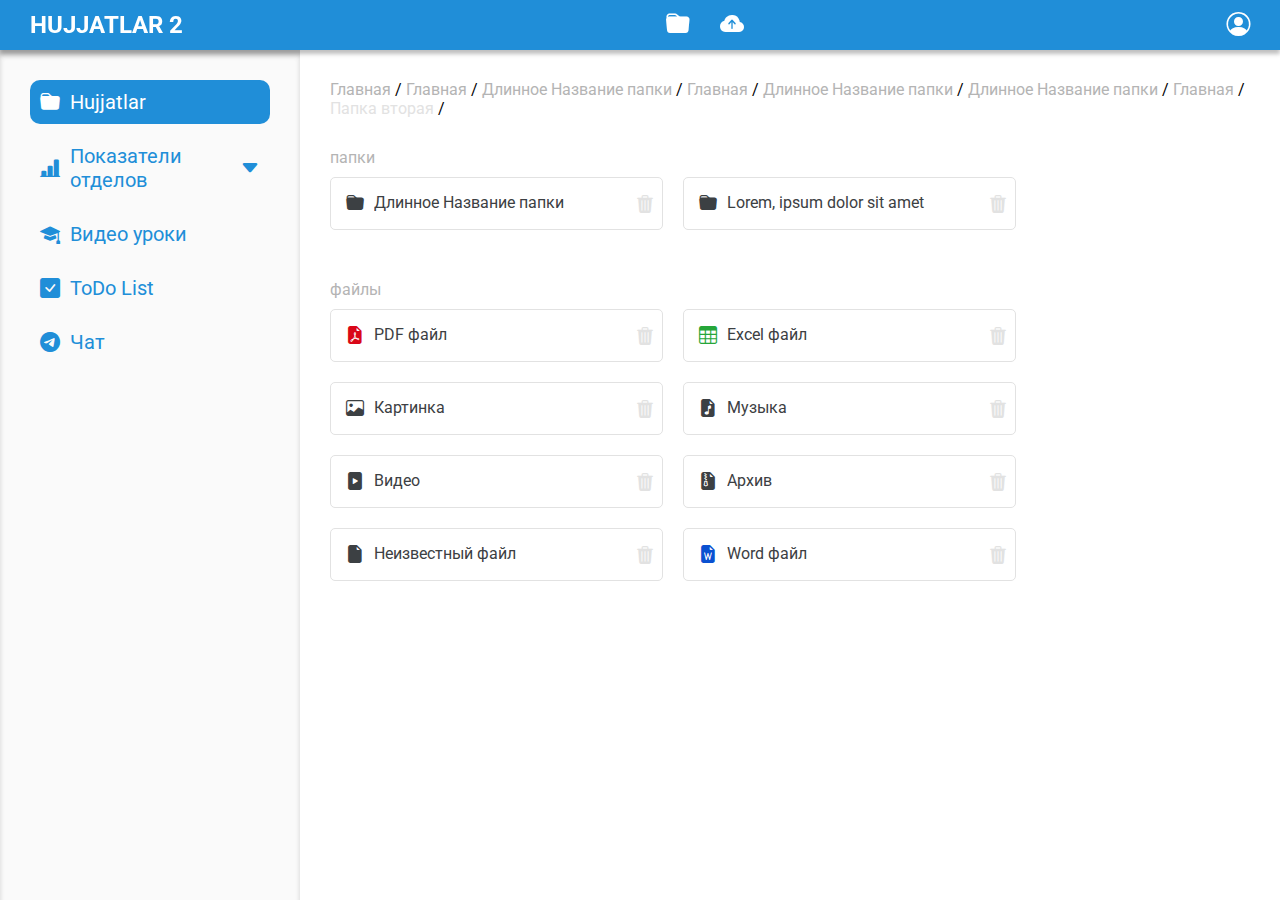
<file: index.html>
<!DOCTYPE html>
<html lang="en">

<head>
    <meta charset="UTF-8">
    <meta http-equiv="X-UA-Compatible" content="IE=edge">
    <meta name="viewport" content="width=device-width, initial-scale=1.0">
    <title>Hujjatlar2</title>
    <link href='https://fonts.googleapis.com/css?family=Roboto' rel='stylesheet'>
    <link rel="stylesheet" href="https://cdn.jsdelivr.net/npm/bootstrap-icons@1.9.1/font/bootstrap-icons.css">
    <link rel="stylesheet" href="css/reset.css">
    <link rel="stylesheet" href="css/main.css">
</head>

<body class="wrapper">
    <header class="header">
        <div class="header__container container">
            <div class="header__logo logo">
                <a class="logo__text" href="/">Hujjatlar 2</a>
            </div>


            <div class="header__tools tools">
                <a href="#popup__folder" class="tools__link popup-link">
                    <i class="bi bi-folder-fill"></i>
                </a>
                <a href="#upload__file" class="tools__link popup-link">
                    <i class="bi bi-cloud-arrow-up-fill"></i>
                </a>
            </div>


            <div class="header__profile">
                <a href="#login" class="tools__link popup-link">
                    <i class="bi bi-person-circle"></i>
                </a>
            </div>
        </div>
    </header>

    
    <div class="sedebarMain__container">
        <section class="sidebar">
            <div class="sidebar__container container">
                <div class="sidebar__list"  id="menu-act">
                    <a href="index.html" class="sidebar__item sidebar__item-active">
                        <i class="bi bi-folder-fill"></i>
                        Hujjatlar
                    </a>
                    <details class="sidebar__details">
                        <summary class="sidebar__item">
                            <i class="bi bi-bar-chart-line-fill"></i>
                            Показатели отделов
                            <i class="bi bi-caret-down-fill"></i>
                        </summary>
                        <a href="finance.html" class="sidebar__item_element">Финансы</a>
                        <a href="export.html" class="sidebar__item_element">Экспорт</a>
                    </details>
                    <a href="videoCourses.html" class="sidebar__item">
                        <i class="bi bi-mortarboard-fill"></i>
                        Видео уроки
                    </a>
                    <a href="creating.html" class="sidebar__item">
                        <i class="bi bi-check-square-fill"></i>
                        ToDo List
                    </a>
                    <a href="creating.html" class="sidebar__item">
                        <i class="bi bi-telegram"></i>
                        Чат
                    </a>
                </div>
            </div>
        </section>
    
        <section class="main">
            <div class="main__container container">
                <div class="breadcrumbs">
                    <a href="#" class="breadcrumbs__item">Главная</a> / 
                    <a href="#" class="breadcrumbs__item">Главная</a> / 
                    <a href="#" class="breadcrumbs__item">Длинное Название папки</a> / 
                    <a href="#" class="breadcrumbs__item">Главная</a> / 
                    <a href="#" class="breadcrumbs__item">Длинное Название папки</a> / 
                    <a href="#" class="breadcrumbs__item">Длинное Название папки</a> / 
                    <a href="#" class="breadcrumbs__item">Главная</a> / 
                    <a href="#" class="breadcrumbs__item breadcrumbs__item-active">Папка вторая</a> / 
                </div>
                <h2 class="main__subtitle">
                    папки
                </h2>
                <div class="folder__list">
                    <div class="folder__item">
                        <a href="" class="folder__link"  title="Длинное Название папки">
                            <i class="bi bi-folder-fill"></i>
                            <p class="folder__name">Длинное Название папки</p>
                        </a>
                        <a href="#" class="folder__delete">
                            <i class="bi bi-trash3-fill"></i>
                        </a>
                    </div>
                    <div class="folder__item">
                        <a href="/" class="folder__link"  title="Lorem, ipsum dolor sit amet consectetur adipisicing elit. Et, beatae!">
                            <i class="bi bi-folder-fill"></i>
                            <p class="folder__name">Lorem, ipsum dolor sit amet consectetur adipisicing elit. Et, beatae!</p>
                        </a>
                        <a href="#" class="folder__delete">
                            <i class="bi bi-trash3-fill"></i>
                        </a>
                    </div>
                </div>

                <h2 class="main__subtitle">
                    файлы
                </h2>
                <div class="folder__list">
                    <div class="folder__item">
                        <a href="" class="folder__link" title="PDF файл">
                            <i class="bi bi-file-earmark-pdf-fill pdf__icon"></i>
                            <p class="folder__name">PDF файл</p>
                        </a>
                        <a href="#" class="folder__delete">
                            <i class="bi bi-trash3-fill"></i>
                        </a>
                    </div>
                    <div class="folder__item">
                        <a href="" class="folder__link"  title="Excel файл">
                            <i class="bi bi-table excel__icon"></i>
                            <p class="folder__name">Excel файл</p>
                        </a>
                        <a href="#" class="folder__delete">
                            <i class="bi bi-trash3-fill"></i>
                        </a>
                    </div>
                    <div class="folder__item">
                        <a href="" class="folder__link"  title="Картинка">
                            <i class="bi bi-image"></i>
                            <p class="folder__name">Картинка</p>
                        </a>
                        <a href="#" class="folder__delete">
                            <i class="bi bi-trash3-fill"></i>
                        </a>
                    </div>
                    <div class="folder__item">
                        <a href="" class="folder__link"  title="Музыка">
                            <i class="bi bi-file-earmark-music-fill"></i>
                            <p class="folder__name">Музыка</p>
                        </a>
                        <a href="#" class="folder__delete">
                            <i class="bi bi-trash3-fill"></i>
                        </a>
                    </div>
                    <div class="folder__item">
                        <a href="" class="folder__link"  title="Видео">
                            <i class="bi bi-file-play-fill"></i>
                            <p class="folder__name">Видео</p>
                        </a>
                        <a href="#" class="folder__delete">
                            <i class="bi bi-trash3-fill"></i>
                        </a>
                    </div>
                    <div class="folder__item">
                        <a href="" class="folder__link"  title="Архив">
                            <i class="bi bi-file-earmark-zip-fill"></i>
                            <p class="folder__name">Архив</p>
                        </a>
                        <a href="#" class="folder__delete">
                            <i class="bi bi-trash3-fill"></i>
                        </a>
                    </div>
                    <div class="folder__item">
                        <a href="" class="folder__link"  title="Неизвестный файл">
                            <i class="bi bi-file-earmark-fill"></i>
                            <p class="folder__name">Неизвестный файл</p>
                        </a>
                        <a href="#" class="folder__delete">
                            <i class="bi bi-trash3-fill"></i>
                        </a>
                    </div>
                    <div class="folder__item">
                        <a href="" class="folder__link"  title="Word файл">
                            <i class="bi bi-file-earmark-word-fill word__icon"></i>
                            <p class="folder__name">Word файл</p>
                        </a>
                        <a href="#" class="folder__delete">
                            <i class="bi bi-trash3-fill"></i>
                        </a>
                    </div>
                </div>
            </div>
        </section>
    </div>




    <!-- Модальные окна -->
    <div id="popup__folder" class="popup-create-folder popup">
        <div class="popup-create-folder__body popup__body">
            <div class="popup-create-folder__content popup__content">
                <a href="#">
                    <div class="popup_close close__popup"></div>
                </a>
                <div class="popup__title">Создать папку</div>
                <form method="POST" class="form popup__form">
                    <input type="text" class="popup__input" placeholder="Название папки" required>
                    <button class="popup__button button">Создать папку</button>
                </form>
            </div>
        </div>
    </div>

    <div id="upload__file" class="popup-upload-file popup">
        <div class="popup-create-folder__body popup__body">
            <div class="popup-create-folder__content popup__content">
                <a href="#">
                    <div class="popup_close close__popup"></div>
                </a>
                <div class="popup__title">Загрузить документ</div>
                <form method="POST"  class="form popup__form" enctype="multipart/form-data">
                    <input type="file" class="popup__input" placeholder="Название папки" required>
                    <button type="submit" class="popup__button button">Загрузить</button>
                </form>
            </div>
        </div>
    </div>

    <div id="login" class="popup-create-folder popup">
        <div class="popup-create-folder__body popup__body">
            <div class="popup-create-folder__content popup__content">
                <a href="#">
                    <div class="popup_close close__popup"></div>
                </a>
                <div class="popup__title">Авторизация</div>
                <form method="POST" class="form popup__form">
                    <input type="text" class="popup__input" placeholder="Логин" required>
                    <input type="password" class="popup__input" placeholder="Пароль" required>
                    <button class="popup__button button">Авторизоваться</button>
                </form>
            </div>
        </div>
    </div>
    
    <script src="js/jcript.js"></script>
</body>
</html>
</file>
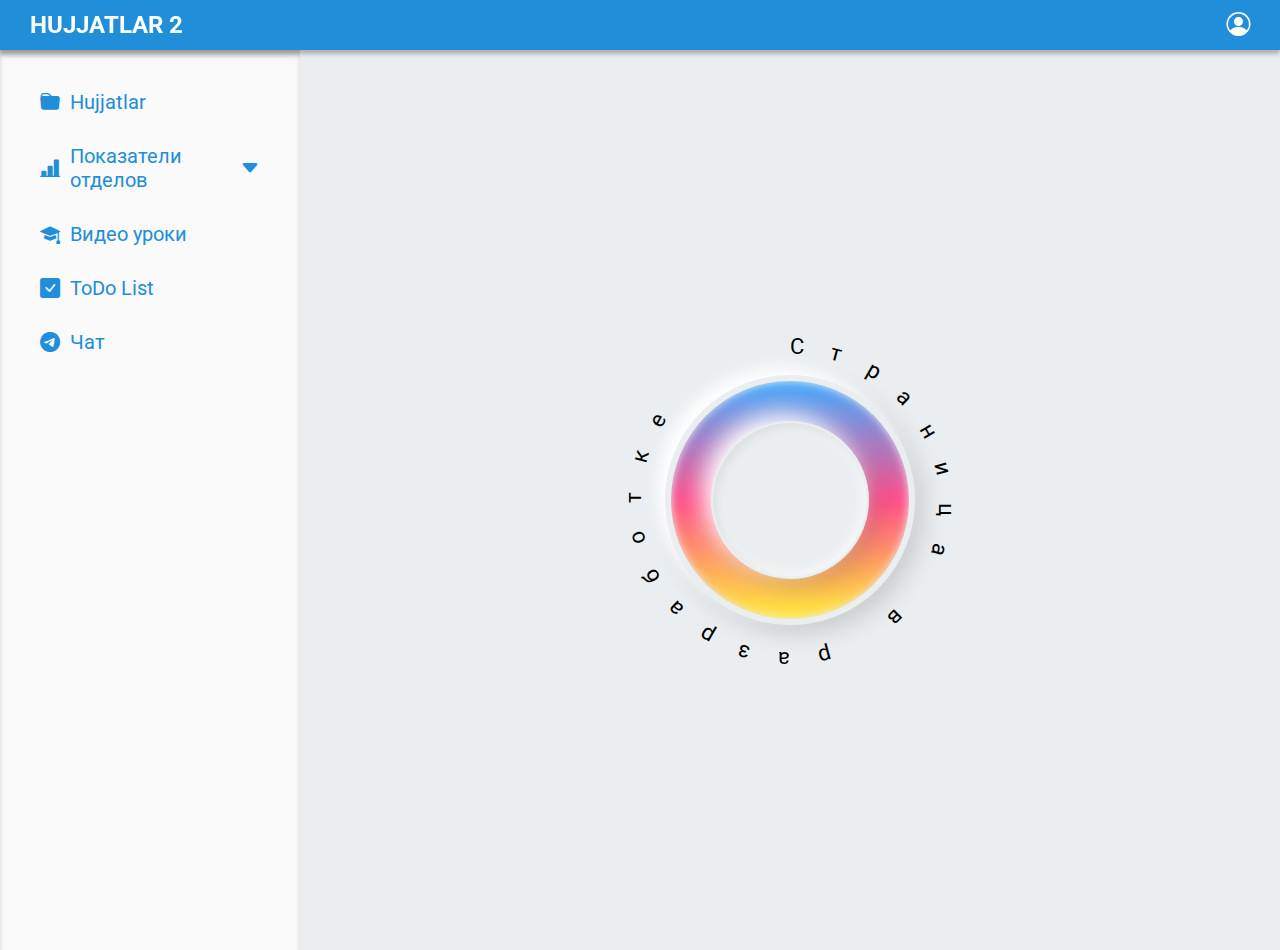
<file: creating.html>
<!DOCTYPE html>
<html lang="en">

<head>
    <meta charset="UTF-8">
    <meta http-equiv="X-UA-Compatible" content="IE=edge">
    <meta name="viewport" content="width=device-width, initial-scale=1.0">
    <title>Hujjatlar2</title>
    <link href='https://fonts.googleapis.com/css?family=Roboto' rel='stylesheet'>
    <link rel="stylesheet" href="https://cdn.jsdelivr.net/npm/bootstrap-icons@1.9.1/font/bootstrap-icons.css">
    <link rel="stylesheet" href="css/reset.css">
    <link rel="stylesheet" href="css/main.css">
</head>

<body class="wrapper">
    <header class="header">
        <div class="header__container container">
            <div class="header__logo logo">
                <a class="logo__text" href="/">Hujjatlar 2</a>
            </div>

            <div class="header__profile">
                <a href="#login" class="tools__link popup-link">
                    <i class="bi bi-person-circle"></i>
                </a>
            </div>
        </div>
    </header>

    
    <div class="sedebarMain__container">
        <section class="sidebar">
            <div class="sidebar__container container">
                <div class="sidebar__list">
                    <a href="index.html" class="sidebar__item">
                        <i class="bi bi-folder-fill"></i>
                        Hujjatlar
                    </a>
                    <details class="sidebar__details">
                        <summary class="sidebar__item">
                            <i class="bi bi-bar-chart-line-fill"></i>
                            Показатели отделов
                            <i class="bi bi-caret-down-fill"></i>
                        </summary>
                        <a href="finance.html" class="sidebar__item_element">Финансы</a>
                        <a href="export.html" class="sidebar__item_element">Экспорт</a>
                    </details>
                    <a href="videoCourses.html" class="sidebar__item">
                        <i class="bi bi-mortarboard-fill"></i>
                        Видео уроки
                    </a>
                    <a href="creating.html" class="sidebar__item">
                        <i class="bi bi-check-square-fill"></i>
                        ToDo List
                    </a>
                    <a href="creating.html" class="sidebar__item">
                        <i class="bi bi-telegram"></i>
                        Чат
                    </a>
                </div>
            </div>
        </section>
    
        <section class="main main__creating">
            <div class="creating__container container">
                <div class="loader">
                    <div class="loader__text">
                        <p>Страница в разработке</p>
                    </div>
                    <span><i></i></span>
                </div>
            </div>
        </section>
    </div>

    <!-- Модальные окна -->
    <div id="popup__folder" class="popup-create-folder popup">
        <div class="popup-create-folder__body popup__body">
            <div class="popup-create-folder__content popup__content">
                <a href="#">
                    <div class="popup_close close__popup"></div>
                </a>
                <div class="popup__title">Создать папку</div>
                <form method="POST" class="form popup__form">
                    <input type="text" class="popup__input" placeholder="Название папки" required>
                    <button class="popup__button button">Создать папку</button>
                </form>
            </div>
        </div>
    </div>

    <div id="upload__file" class="popup-upload-file popup">
        <div class="popup-create-folder__body popup__body">
            <div class="popup-create-folder__content popup__content">
                <a href="#">
                    <div class="popup_close close__popup"></div>
                </a>
                <div class="popup__title">Загрузить документ</div>
                <form method="POST"  class="form popup__form" enctype="multipart/form-data">
                    <input type="file" class="popup__input" placeholder="Название папки" required>
                    <button type="submit" class="popup__button button">Загрузить</button>
                </form>
            </div>
        </div>
    </div>

    <div id="login" class="popup-create-folder popup">
        <div class="popup-create-folder__body popup__body">
            <div class="popup-create-folder__content popup__content">
                <a href="#">
                    <div class="popup_close close__popup"></div>
                </a>
                <div class="popup__title">Авторизация</div>
                <form method="POST" class="form popup__form">
                    <input type="text" class="popup__input" placeholder="Логин" required>
                    <input type="password" class="popup__input" placeholder="Пароль" required>
                    <button class="popup__button button">Авторизоваться</button>
                </form>
            </div>
        </div>
    </div>


    <!-- Модальные окна -->
    <div id="popup__folder" class="popup-create-folder popup">
        <div class="popup-create-folder__body popup__body">
            <div class="popup-create-folder__content popup__content">
                <a href="#">
                    <div class="popup_close close__popup"></div>
                </a>
                <div class="popup__title">Создать папку</div>
                <form method="POST" class="form popup__form">
                    <input type="text" class="popup__input" placeholder="Название папки" required>
                    <button class="popup__button button">Создать папку</button>
                </form>
            </div>
        </div>
    </div>

    <div id="upload__file" class="popup-upload-file popup">
        <div class="popup-create-folder__body popup__body">
            <div class="popup-create-folder__content popup__content">
                <a href="#">
                    <div class="popup_close close__popup"></div>
                </a>
                <div class="popup__title">Загрузить документ</div>
                <form method="POST"  class="form popup__form" enctype="multipart/form-data">
                    <input type="file" class="popup__input" placeholder="Название папки" required>
                    <button type="submit" class="popup__button button">Загрузить</button>
                </form>
            </div>
        </div>
    </div>

    <div id="login" class="popup-create-folder popup">
        <div class="popup-create-folder__body popup__body">
            <div class="popup-create-folder__content popup__content">
                <a href="#">
                    <div class="popup_close close__popup"></div>
                </a>
                <div class="popup__title">Авторизация</div>
                <form method="POST" class="form popup__form">
                    <input type="text" class="popup__input" placeholder="Логин" required>
                    <input type="password" class="popup__input" placeholder="Пароль" required>
                    <button class="popup__button button">Авторизоваться</button>
                </form>
            </div>
        </div>
    </div>


    <script src="js/jcript.js"></script>
</body>
</html>
</file>
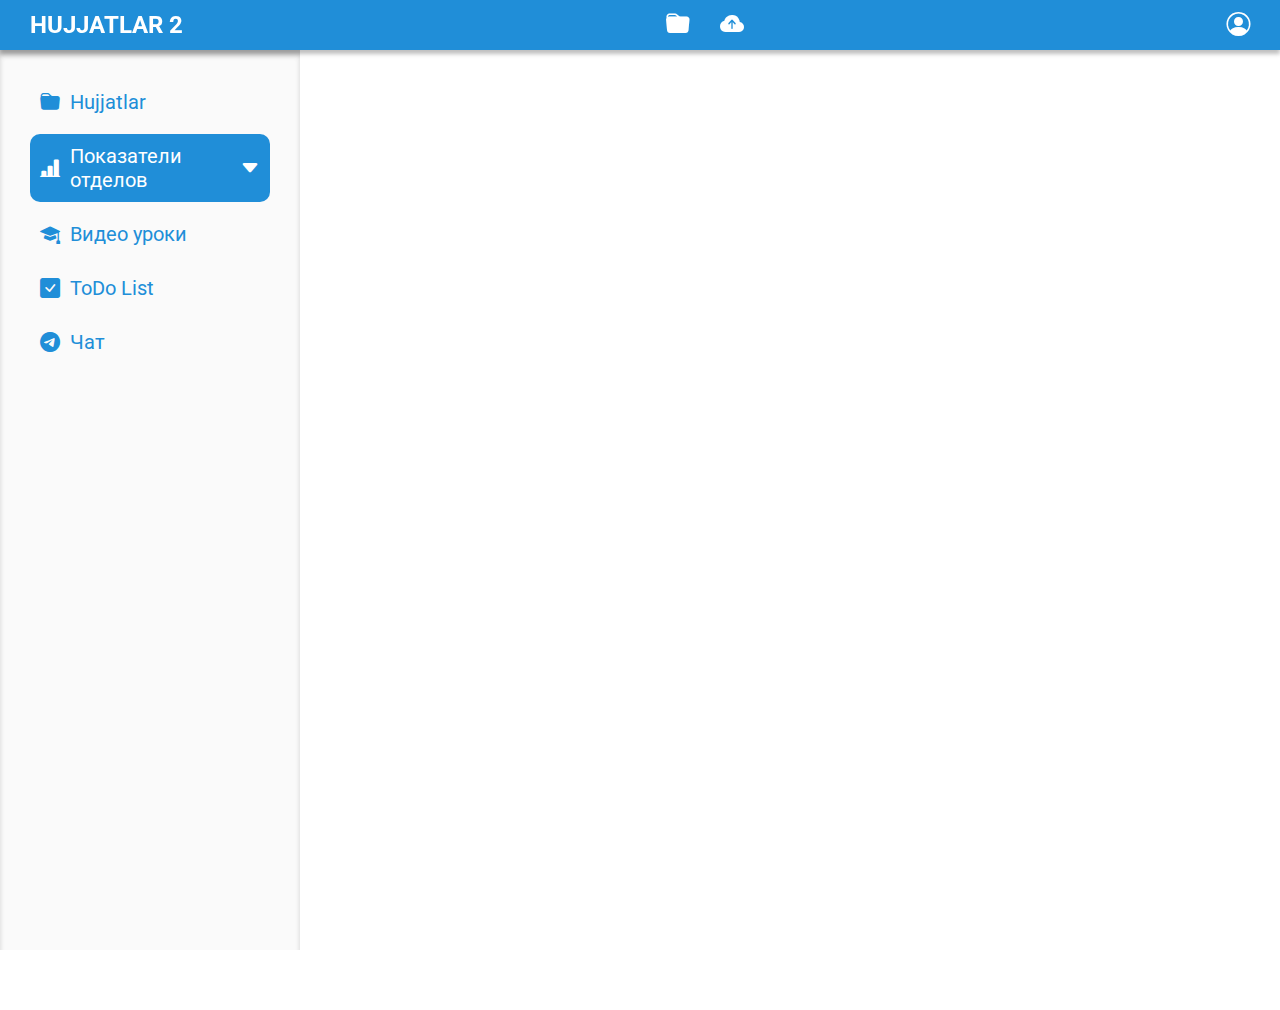
<file: export.html>
<!DOCTYPE html>
<html lang="en">

<head>
    <meta charset="UTF-8">
    <meta http-equiv="X-UA-Compatible" content="IE=edge">
    <meta name="viewport" content="width=device-width, initial-scale=1.0">
    <title>Hujjatlar2</title>
    <link href='https://fonts.googleapis.com/css?family=Roboto' rel='stylesheet'>
    <link rel="stylesheet" href="https://cdn.jsdelivr.net/npm/bootstrap-icons@1.9.1/font/bootstrap-icons.css">
    <link rel="stylesheet" href="css/reset.css">
    <link rel="stylesheet" href="css/main.css">
</head>

<body class="wrapper">
    <header class="header">
        <div class="header__container container">
            <div class="header__logo logo">
                <a class="logo__text" href="/">Hujjatlar 2</a>
            </div>


            <div class="header__tools tools">
                <a href="#popup__folder" class="tools__link popup-link">
                    <i class="bi bi-folder-fill"></i>
                </a>
                <a href="#upload__file" class="tools__link popup-link">
                    <i class="bi bi-cloud-arrow-up-fill"></i>
                </a>
            </div>


            <div class="header__profile">
                <a href="#login" class="tools__link popup-link">
                    <i class="bi bi-person-circle"></i>
                </a>
            </div>
            
        </div>
    </header>

    
    <div class="sedebarMain__container">
        <section class="sidebar">
            <div class="sidebar__container container">
                <div class="sidebar__list">
                    <a href="index.html" class="sidebar__item">
                        <i class="bi bi-folder-fill"></i>
                        Hujjatlar
                    </a>
                    <details class="sidebar__details">
                        <summary class="sidebar__item sidebar__item-active">
                            <i class="bi bi-bar-chart-line-fill"></i>
                            Показатели отделов
                            <i class="bi bi-caret-down-fill"></i>
                        </summary>
                        <a href="finance.html" class="sidebar__item_element">Финансы</a>
                        <a href="export.html" class="sidebar__item_element">Экспорт</a>
                    </details>
                    <a href="videoCourses.html" class="sidebar__item">
                        <i class="bi bi-mortarboard-fill"></i>
                        Видео уроки
                    </a>
                    <a href="creating.html" class="sidebar__item">
                        <i class="bi bi-check-square-fill"></i>
                        ToDo List
                    </a>
                    <a href="creating.html" class="sidebar__item">
                        <i class="bi bi-telegram"></i>
                        Чат
                    </a>
                </div>
            </div>
        </section>
    
        <section class="main main__creating">
            <div class="excel__container container">
                <iframe src="https://docs.google.com/spreadsheets/d/e/2PACX-1vSTyh3W1R-OYp9XCPnQTzhuSrgdZrKrPSoW07QDHU9IstIieITZaAVRjF8fBxrpKw/pubhtml?widget=true&amp;" style="width: 100%; height: 95%;" ></iframe>
            </div>
        </section>
    </div>


    <!-- Модальные окна -->
    <div id="popup__folder" class="popup-create-folder popup">
        <div class="popup-create-folder__body popup__body">
            <div class="popup-create-folder__content popup__content">
                <a href="#">
                    <div class="popup_close close__popup"></div>
                </a>
                <div class="popup__title">Создать папку</div>
                <form method="POST" class="form popup__form">
                    <input type="text" class="popup__input" placeholder="Название папки" required>
                    <button class="popup__button button">Создать папку</button>
                </form>
            </div>
        </div>
    </div>

    <div id="upload__file" class="popup-upload-file popup">
        <div class="popup-create-folder__body popup__body">
            <div class="popup-create-folder__content popup__content">
                <a href="#">
                    <div class="popup_close close__popup"></div>
                </a>
                <div class="popup__title">Загрузить документ</div>
                <form method="POST"  class="form popup__form" enctype="multipart/form-data">
                    <input type="file" class="popup__input" placeholder="Название папки" required>
                    <button type="submit" class="popup__button button">Загрузить</button>
                </form>
            </div>
        </div>
    </div>

    <div id="login" class="popup-create-folder popup">
        <div class="popup-create-folder__body popup__body">
            <div class="popup-create-folder__content popup__content">
                <a href="#">
                    <div class="popup_close close__popup"></div>
                </a>
                <div class="popup__title">Авторизация</div>
                <form method="POST" class="form popup__form">
                    <input type="text" class="popup__input" placeholder="Логин" required>
                    <input type="password" class="popup__input" placeholder="Пароль" required>
                    <button class="popup__button button">Авторизоваться</button>
                </form>
            </div>
        </div>
    </div>


    <script src="js/jcript.js"></script>
</body>
</html>
</file>
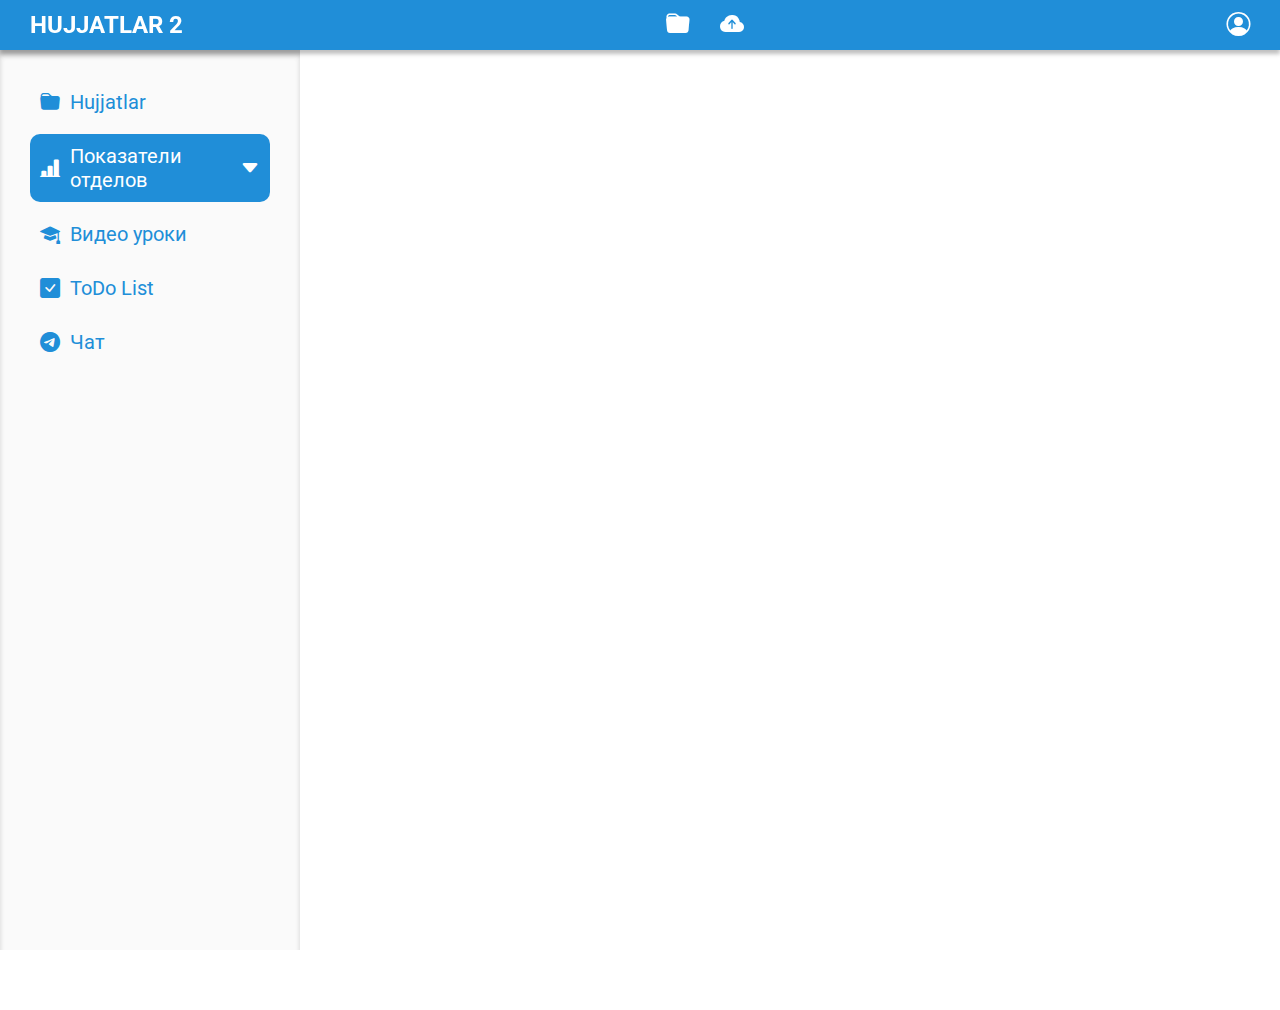
<file: finance.html>
<!DOCTYPE html>
<html lang="en">

<head>
    <meta charset="UTF-8">
    <meta http-equiv="X-UA-Compatible" content="IE=edge">
    <meta name="viewport" content="width=device-width, initial-scale=1.0">
    <title>Hujjatlar2</title>
    <link href='https://fonts.googleapis.com/css?family=Roboto' rel='stylesheet'>
    <link rel="stylesheet" href="https://cdn.jsdelivr.net/npm/bootstrap-icons@1.9.1/font/bootstrap-icons.css">
    <link rel="stylesheet" href="css/reset.css">
    <link rel="stylesheet" href="css/main.css">
</head>

<body class="wrapper">
    <header class="header">
        <div class="header__container container">
            <div class="header__logo logo">
                <a class="logo__text" href="/">Hujjatlar 2</a>
            </div>


            <div class="header__tools tools">
                <a href="#popup__folder" class="tools__link popup-link">
                    <i class="bi bi-folder-fill"></i>
                </a>
                <a href="#upload__file" class="tools__link popup-link">
                    <i class="bi bi-cloud-arrow-up-fill"></i>
                </a>
            </div>


            <div class="header__profile">
                <a href="#login" class="tools__link popup-link">
                    <i class="bi bi-person-circle"></i>
                </a>
            </div>
            
        </div>
    </header>

    
    <div class="sedebarMain__container">
        <section class="sidebar">
            <div class="sidebar__container container">
                <div class="sidebar__list">
                    <a href="index.html" class="sidebar__item">
                        <i class="bi bi-folder-fill"></i>
                        Hujjatlar
                    </a>
                    <details class="sidebar__details">
                        <summary class="sidebar__item sidebar__item-active">
                            <i class="bi bi-bar-chart-line-fill"></i>
                            Показатели отделов
                            <i class="bi bi-caret-down-fill"></i>
                        </summary>
                        <a href="finance.html" class="sidebar__item_element">Финансы</a>
                        <a href="export.html" class="sidebar__item_element">Экспорт</a>
                    </details>
                    <a href="videoCourses.html" class="sidebar__item">
                        <i class="bi bi-mortarboard-fill"></i>
                        Видео уроки
                    </a>
                    <a href="creating.html" class="sidebar__item">
                        <i class="bi bi-check-square-fill"></i>
                        ToDo List
                    </a>
                    <a href="creating.html" class="sidebar__item">
                        <i class="bi bi-telegram"></i>
                        Чат
                    </a>
                </div>
            </div>
        </section>
    
        <section class="main main__creating">
            <div class="excel__container container">
                <iframe src="https://docs.google.com/spreadsheets/d/e/2PACX-1vSqqJTFYnAfjZeIr3S1RCwzVcdgHzjb9o2sx9lHqZkBHZXkwHQFLICtW0i3_Eg3Qw/pubhtml?widget=true&amp;headers=false"></iframe>
            </div>
        </section>
    </div>



    <!-- Модальные окна -->
    <div id="popup__folder" class="popup-create-folder popup">
        <div class="popup-create-folder__body popup__body">
            <div class="popup-create-folder__content popup__content">
                <a href="#">
                    <div class="popup_close close__popup"></div>
                </a>
                <div class="popup__title">Создать папку</div>
                <form method="POST" class="form popup__form">
                    <input type="text" class="popup__input" placeholder="Название папки" required>
                    <button class="popup__button button">Создать папку</button>
                </form>
            </div>
        </div>
    </div>

    <div id="upload__file" class="popup-upload-file popup">
        <div class="popup-create-folder__body popup__body">
            <div class="popup-create-folder__content popup__content">
                <a href="#">
                    <div class="popup_close close__popup"></div>
                </a>
                <div class="popup__title">Загрузить документ</div>
                <form method="POST"  class="form popup__form" enctype="multipart/form-data">
                    <input type="file" class="popup__input" placeholder="Название папки" required>
                    <button type="submit" class="popup__button button">Загрузить</button>
                </form>
            </div>
        </div>
    </div>

    <div id="login" class="popup-create-folder popup">
        <div class="popup-create-folder__body popup__body">
            <div class="popup-create-folder__content popup__content">
                <a href="#">
                    <div class="popup_close close__popup"></div>
                </a>
                <div class="popup__title">Авторизация</div>
                <form method="POST" class="form popup__form">
                    <input type="text" class="popup__input" placeholder="Логин" required>
                    <input type="password" class="popup__input" placeholder="Пароль" required>
                    <button class="popup__button button">Авторизоваться</button>
                </form>
            </div>
        </div>
    </div>
    
    <script src="js/jcript.js"></script>
</body>
</html>
</file>
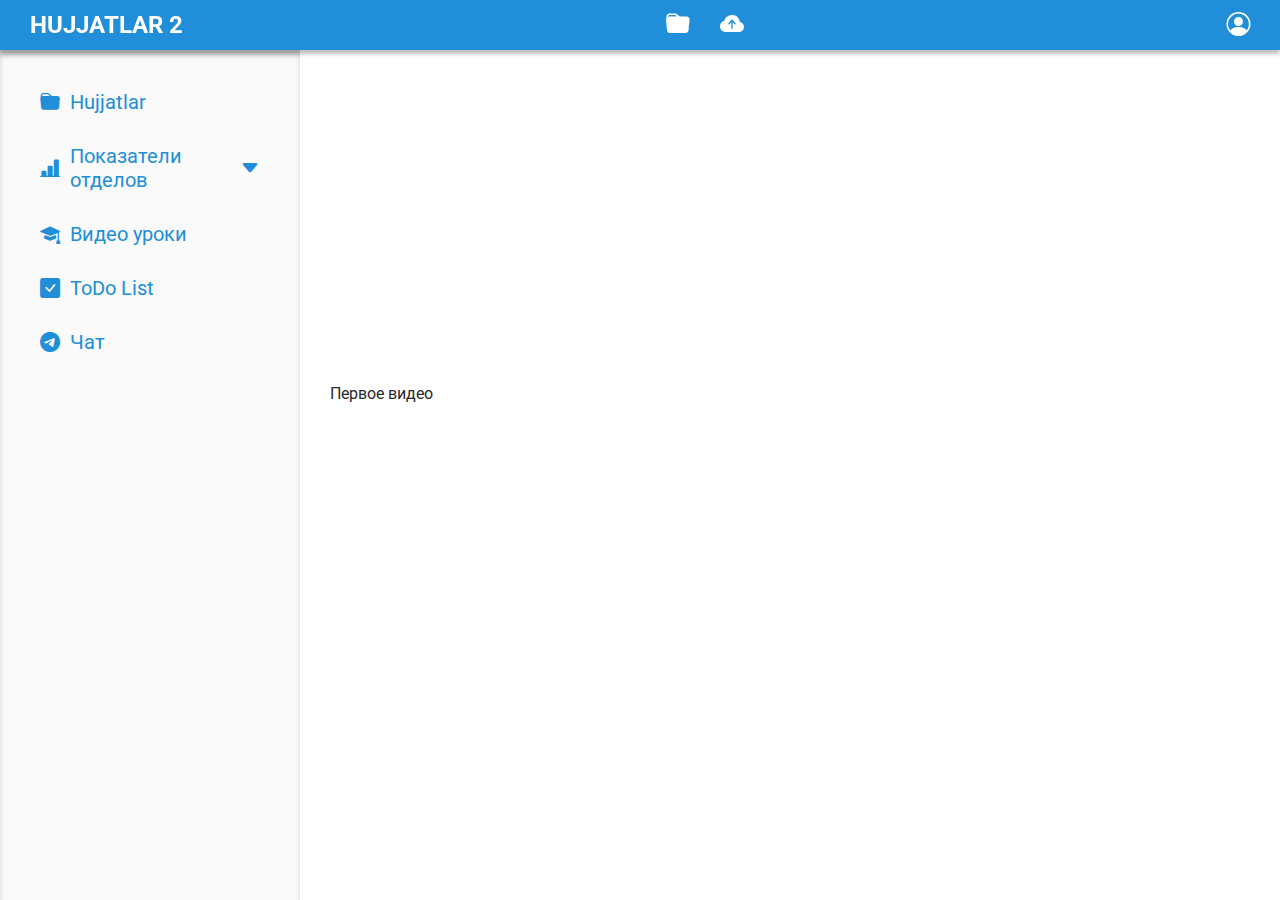
<file: reals.html>
<!DOCTYPE html>
<html lang="en">

<head>
    <meta charset="UTF-8">
    <meta http-equiv="X-UA-Compatible" content="IE=edge">
    <meta name="viewport" content="width=device-width, initial-scale=1.0">
    <title>Hujjatlar2 | Reals</title>
    <link href='https://fonts.googleapis.com/css?family=Roboto' rel='stylesheet'>
    <link rel="stylesheet" href="https://cdn.jsdelivr.net/npm/bootstrap-icons@1.9.1/font/bootstrap-icons.css">
    <link rel="stylesheet" href="css/reset.css">
    <link rel="stylesheet" href="css/main.css">
</head>

<body class="wrapper">
    <header class="header">
        <div class="header__container container">
            <div class="header__logo logo">
                <a class="logo__text" href="/">Hujjatlar 2</a>
            </div>


            <div class="header__tools tools">
                <a href="#popup__folder" class="tools__link popup-link">
                    <i class="bi bi-folder-fill"></i>
                </a>
                <a href="#upload__file" class="tools__link popup-link">
                    <i class="bi bi-cloud-arrow-up-fill"></i>
                </a>
            </div>


            <div class="header__profile">
                <a href="#login" class="tools__link popup-link">
                    <i class="bi bi-person-circle"></i>
                </a>
            </div>
            
        </div>
    </header>

    
    <div class="sedebarMain__container">
        <section class="sidebar">
            <div class="sidebar__container container">
                <div class="sidebar__list">
                    <a href="index.html" class="sidebar__item">
                        <i class="bi bi-folder-fill"></i>
                        Hujjatlar
                    </a>
                    <details class="sidebar__details">
                        <summary class="sidebar__item">
                            <i class="bi bi-bar-chart-line-fill"></i>
                            Показатели отделов
                            <i class="bi bi-caret-down-fill"></i>
                        </summary>
                        <a href="finance.html" class="sidebar__item_element">Финансы</a>
                        <a href="export.html" class="sidebar__item_element">Экспорт</a>
                    </details>
                    <a href="videoCourses.html" class="sidebar__item">
                        <i class="bi bi-mortarboard-fill"></i>
                        Видео уроки
                    </a>
                    <a href="creating.html" class="sidebar__item">
                        <i class="bi bi-check-square-fill"></i>
                        ToDo List
                    </a>
                    <a href="creating.html" class="sidebar__item">
                        <i class="bi bi-telegram"></i>
                        Чат
                    </a>
                </div>
            </div>
        </section>

        <section class="main">
            <div class="reals__container container">
                <div class="reals__list">
                    <div class="reals__item">
                        <iframe src="https://www.youtube-nocookie.com/embed/K2tMCWXeLgU?controls=2" title="YouTube video player" frameborder="0" allow="accelerometer; autoplay; clipboard-write; encrypted-media; gyroscope; picture-in-picture" allowfullscreen></iframe>
                        <div class="reals__title">Первое видео</div>
                    </div>
                </div>
            </div>
        </section>
    </div>


    <!-- Модальные окна -->
    <div id="popup__folder" class="popup-create-folder popup">
        <div class="popup-create-folder__body popup__body">
            <div class="popup-create-folder__content popup__content">
                <a href="#">
                    <div class="popup_close close__popup"></div>
                </a>
                <div class="popup__title">Создать папку</div>
                <form method="POST" class="form popup__form">
                    <input type="text" class="popup__input" placeholder="Название папки" required>
                    <button class="popup__button button">Создать папку</button>
                </form>
            </div>
        </div>
    </div>

    <div id="upload__file" class="popup-upload-file popup">
        <div class="popup-create-folder__body popup__body">
            <div class="popup-create-folder__content popup__content">
                <a href="#">
                    <div class="popup_close close__popup"></div>
                </a>
                <div class="popup__title">Загрузить документ</div>
                <form method="POST"  class="form popup__form" enctype="multipart/form-data">
                    <input type="file" class="popup__input" placeholder="Название папки" required>
                    <button type="submit" class="popup__button button">Загрузить</button>
                </form>
            </div>
        </div>
    </div>

    <div id="login" class="popup-create-folder popup">
        <div class="popup-create-folder__body popup__body">
            <div class="popup-create-folder__content popup__content">
                <a href="#">
                    <div class="popup_close close__popup"></div>
                </a>
                <div class="popup__title">Авторизация</div>
                <form method="POST" class="form popup__form">
                    <input type="text" class="popup__input" placeholder="Логин" required>
                    <input type="password" class="popup__input" placeholder="Пароль" required>
                    <button class="popup__button button">Авторизоваться</button>
                </form>
            </div>
        </div>
    </div>

    <script src="js/jcript.js"></script>
</body>
</html>
</file>
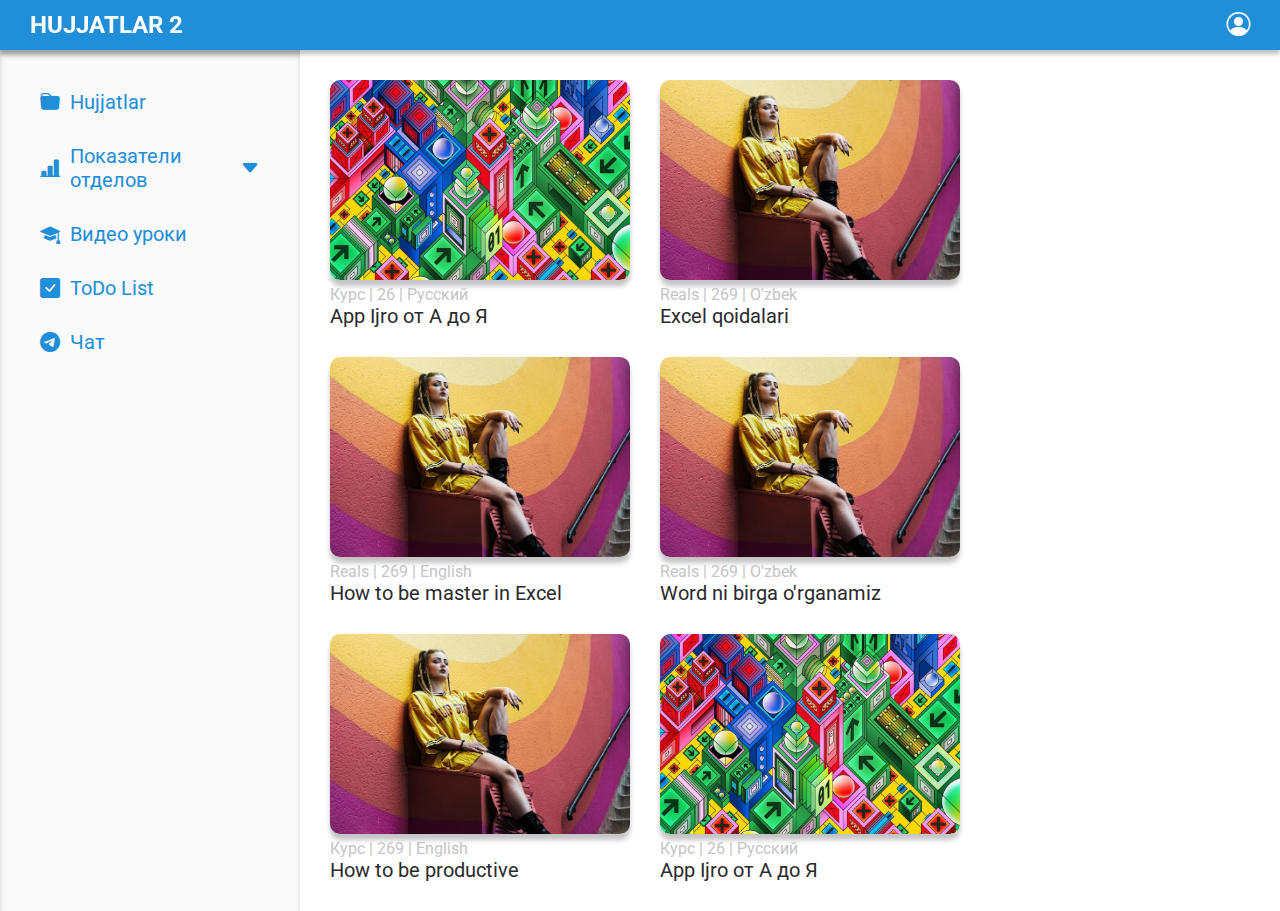
<file: videoCourses.html>
<!DOCTYPE html>
<html lang="en">

<head>
    <meta charset="UTF-8">
    <meta http-equiv="X-UA-Compatible" content="IE=edge">
    <meta name="viewport" content="width=device-width, initial-scale=1.0">
    <title>Hujjatlar2</title>
    <link href='https://fonts.googleapis.com/css?family=Roboto' rel='stylesheet'>
    <link rel="stylesheet" href="https://cdn.jsdelivr.net/npm/bootstrap-icons@1.9.1/font/bootstrap-icons.css">
    <link rel="stylesheet" href="css/reset.css">
    <link rel="stylesheet" href="css/main.css">
</head>

<body class="wrapper">
    <header class="header">
        <div class="header__container container">
            <div class="header__logo logo">
                <a class="logo__text" href="/">Hujjatlar 2</a>
            </div>

            <div class="header__profile">
                <a href="#login" class="tools__link popup-link">
                    <i class="bi bi-person-circle"></i>
                </a>
            </div>
            
        </div>
    </header>

    
    <div class="sedebarMain__container">
        <section class="sidebar">
            <div class="sidebar__container container">
                <div class="sidebar__list">
                    <a href="index.html" class="sidebar__item">
                        <i class="bi bi-folder-fill"></i>
                        Hujjatlar
                    </a>
                    <details class="sidebar__details">
                        <summary class="sidebar__item">
                            <i class="bi bi-bar-chart-line-fill"></i>
                            Показатели отделов
                            <i class="bi bi-caret-down-fill"></i>
                        </summary>
                        <a href="finance.html" class="sidebar__item_element">Финансы</a>
                        <a href="export.html" class="sidebar__item_element">Экспорт</a>
                    </details>
                    <a href="videoCourses.html" class="sidebar__item">
                        <i class="bi bi-mortarboard-fill"></i>
                        Видео уроки
                    </a>
                    <a href="creating.html" class="sidebar__item">
                        <i class="bi bi-check-square-fill"></i>
                        ToDo List
                    </a>
                    <a href="creating.html" class="sidebar__item">
                        <i class="bi bi-telegram"></i>
                        Чат
                    </a>
                </div>
            </div>
        </section>
    
        <section class="main">
            <div class="courses__container container">
                <!-- <h2 class="courses__header header__title">Видео курсы</h2> -->
                <div class="courses__list">
                    <a href="#" class="courses__item">
                        <img src="img/Course photo.jpg" alt="course name" class="courses__image img">
                        <p class="courses__type">Курс | 26 | Русский</p>
                        <p class="courses__title">App Ijro от А до Я</p>
                    </a>
                    <a href="reals.html" class="courses__item">
                        <img src="img/test.jpg" alt="course name" class="courses__image img">
                        <p class="courses__type">Reals | 269 | O'zbek</p>
                        <p class="courses__title">Excel qoidalari</p>
                    </a>
                    <a href="reals.html" class="courses__item">
                        <img src="img/test.jpg" alt="course name" class="courses__image img">
                        <p class="courses__type">Reals | 269 | English</p>
                        <p class="courses__title">How to be master in Excel</p>
                    </a>
                    <a href="reals.html" class="courses__item">
                        <img src="img/test.jpg" alt="course name" class="courses__image img">
                        <p class="courses__type">Reals | 269 | O'zbek</p>
                        <p class="courses__title">Word ni birga o'rganamiz</p>
                    </a>
                    <a href="#" class="courses__item">
                        <img src="img/test.jpg" alt="course name" class="courses__image img">
                        <p class="courses__type">Курс | 269 | English</p>
                        <p class="courses__title">How to be productive</p>
                    </a>
                    <a href="#" class="courses__item">
                        <img src="img/Course photo.jpg" alt="course name" class="courses__image img">
                        <p class="courses__type">Курс | 26 | Русский</p>
                        <p class="courses__title">App Ijro от А до Я</p>
                    </a>
                </div>
            </div>
        </section>
    </div>



    <!-- Модальные окна -->
    <div id="popup__folder" class="popup-create-folder popup">
        <div class="popup-create-folder__body popup__body">
            <div class="popup-create-folder__content popup__content">
                <a href="#">
                    <div class="popup_close close__popup"></div>
                </a>
                <div class="popup__title">Создать папку</div>
                <form method="POST" class="form popup__form">
                    <input type="text" class="popup__input" placeholder="Название папки" required>
                    <button class="popup__button button">Создать папку</button>
                </form>
            </div>
        </div>
    </div>

    <div id="upload__file" class="popup-upload-file popup">
        <div class="popup-create-folder__body popup__body">
            <div class="popup-create-folder__content popup__content">
                <a href="#">
                    <div class="popup_close close__popup"></div>
                </a>
                <div class="popup__title">Загрузить документ</div>
                <form method="POST"  class="form popup__form" enctype="multipart/form-data">
                    <input type="file" class="popup__input" placeholder="Название папки" required>
                    <button type="submit" class="popup__button button">Загрузить</button>
                </form>
            </div>
        </div>
    </div>

    <div id="login" class="popup-create-folder popup">
        <div class="popup-create-folder__body popup__body">
            <div class="popup-create-folder__content popup__content">
                <a href="#">
                    <div class="popup_close close__popup"></div>
                </a>
                <div class="popup__title">Авторизация</div>
                <form method="POST" class="form popup__form">
                    <input type="text" class="popup__input" placeholder="Логин" required>
                    <input type="password" class="popup__input" placeholder="Пароль" required>
                    <button class="popup__button button">Авторизоваться</button>
                </form>
            </div>
        </div>
    </div>
    <script src="js/jcript.js"></script>
</body>
</html>
</file>
<file: css/main.css>
/* Стили тегов */
*{
    font-family: 'Roboto';
}


/* Основные Стили */
.container{
    margin: 30px;
}
img{
    width: 100%;
    height: 100%;
    object-fit: cover;
}

/* Скрол бар */
:root {
    --scroll-bar-color: #b0b0b0;
    --scroll-thumb-color: #8f8f8f;
    --text-color-light: #829aa5;
}
::-webkit-scrollbar{
    width: .50rem;
    background-color: var(--scroll-bar-color);
    border-radius: .6rem;
}
::-webkit-scrollbar-thumb{
    background-color: var(--scroll-thumb-color);
    border-radius: .6rem;
}
::-webkit-scrollbar-thumb:hover{
    background-color: var(--text-color-light);
}


input:-webkit-autofill, input:-webkit-autofill:hover, input:-webkit-autofill:focus, input:-webkit-autofill:active {
    -webkit-box-shadow: inset 0 0 0 50px black;
    box-shadow: inset 0 0 0 50px black;
    -webkit-text-fill-color: #FE8F1D;
    font-size: 30px;
}



/* Шапка */
.header{
    position: fixed;
    top: 0;
    left: 0;
    height: 50px;
    width: 100%;
    background-color: #208ED8;
    display: flex;
    align-items: center;
    box-shadow: 0px 4px 4px rgba(0, 0, 0, 0.25);
    z-index: 10;
}
.header__container{
    display: flex;
    justify-content: space-between;
    width: 100%;
}
.header__logo{
    font-size: 24px;
    font-weight: 700;
    text-transform: uppercase;
}

.logo__text{
    color: white;
    text-decoration: none;
}
.header__tools{
    display: flex;
    gap: 30px;
}
.tools__link{
    font-size: 24px;
    color: white;
}
.tools__link:hover{
    color: #5CCAFF;
}


/* Сайтбар */
.sedebarMain__container{
    display: flex;
    margin-top: 50px;
}
.sidebar{
    position: fixed;
    top: 50;
    left: 0;
    height: 100vh;
    width: 300px;
    background-color: #fafafa;
    box-shadow: inset 0px 6px 5px #d1d1d1;
}

.sidebar__list{
    display: flex;
    flex-direction: column;
    gap: 10px;
}
.sidebar__item{
    font-size: 20px;
    display: flex;
    gap: 10px;
    padding: 10px;
    color: #208ED8;
    display: flex;
    align-items: center;
}
.sidebar__item_element{
    position: relative;
    margin: 15px 0px 0px 40px;
    font-size: 20px;
    color: #208ED8;
}
.sidebar__item_element:hover{
    opacity: 0.5;
}
.sidebar__item:hover, .sidebar__item-active{
    background-color: #208ED8;
    color: white;
    border-radius: 10px;
}
.sidebar__details{
    display: flex;
    flex-direction: column;
    justify-content: center;
    align-items: center;
}
.bi-caret-down-fill{
    transition: all 0.3s ease;
}
.sidebar__details[open]{
    box-shadow: inset 0px 0px 5px #cecece;
    border-radius: 10px;
    padding-bottom: 10px;
}
.sidebar__details[open] .bi-caret-down-fill{
    transform: rotate(-180deg);
}


/* Hujjatlar */
.main{
    margin-left: 300px;
    z-index: 1;
    background-color: white;
}
.breadcrumbs{
    margin-bottom: 30px;
}
.breadcrumbs__item{
    color: rgb(180, 180, 180);
}
.breadcrumbs__item-active, .breadcrumbs__item:hover{
    color: #e2e2e2;
}
.main__subtitle{
    margin-bottom: 10px;
    color: rgb(180, 180, 180);
}
.folder__list{
    display: flex;
    flex-wrap: wrap;
    gap: 20px;
    margin-bottom: 50px;
}
.folder__item{
    position: relative;
}
.folder__link{
    padding: 15px;
    box-shadow: 0px 0px 0px #fafafa;
    border: 1px solid #e2e2e2;
    border-radius: 5px;
    width: 333px;
    color: rgb(60,64,67);
    display: flex;
    gap: 10px;
}
.folder__link:hover{
    background-color: #f3f3f3;
}
.folder__link i{
    font-size: 18px;
}
.folder__name{
    height: 20px;
    overflow: hidden;
}
.pdf__icon{
    color: #D90718;
}
.word__icon{
    color: #0A51D1;
}
.excel__icon{
    color: #26A639;
}
.folder__delete{
    color: #e2e2e2;
    position: absolute;
    transform:translate(-50%, -50%);
    top:50%;
    right: 0px;
    font-size: 18px;
    z-index: 1;
}
.folder__delete:hover{
    color: #D90718;
}


/* Видео курсы */
.courses__list{
    display: flex;
    gap: 30px;
    flex-wrap: wrap;
}
.courses__item{
    width: 300px;
}
.header__title{
    margin-bottom: 30px;
    font-size: 26px;
}
.courses__image{
    width: 300px;
    height: 200px;
    border-radius: 10px;
    overflow: hidden;
    box-shadow: 0px 6px 5px #C4C4C6;
    transition: all 0.3s ease;
}
.courses__image:hover{
    box-shadow: 0px 0px 15px rgb(139, 139, 139);
}
.courses__type{
    margin-top: 5px;
    font-weight: 400;
    font-size: 16px;
    line-height: 20px;
    color: #C4C4C6;
}
.courses__title{
    font-weight: 400;
    font-size: 20px;
    line-height: 22px;
    color: #2A2A2C;
}
.courses__title:hover{
    color: #208ED8;
}


/* Страница Экспорта */
.excel__container{
    width: 100%;
    height: 100vh;
}
.excel__container iframe{
    width: 100%;
    height: 95%;
}


/* Страница Reals */
.reals__item iframe{
    width: 500px;
    height: 300px;
    border-radius: 10px;
    overflow: hidden;
}
.reals__title{
    font-size: 16px;
    color: #2A2A2C;
}








/* Стили Попапов */
.popup{
    position: fixed;
    top: 0;
    left: 0;
    width: 100%;
    height: 100%;
    background-color: rgba(0, 0, 0, 0.8);
    opacity: 0;
    visibility: hidden;
    overflow-y: auto;
    overflow-x: hidden;
    transition: all 0.5s ease 0s;
    z-index: 99;
}
.popup.open{
    visibility: visible;
    opacity: 1;
}
.popup.open .popup__content{
    visibility: visible;
    opacity: 1;
}
.popup__body{
    min-height: 100%;
    display: flex;
    align-items: center;
    justify-content: center;
    padding: 50px 30px;
}
.popup__content{
    background-color: #FFFFFF;
    padding: 30px;
    border-radius: 10px;
    display: grid;
    position: relative;
    transition: all 0.5s ease 0s;
    opacity: 0;
}
.popup-create-folder__content{
    min-width: 500px;
}
.popup_close{
    width: 20px;
    height: 20px;
    position: absolute;
    top: 20px;
    right: 20px;
    border-radius: 50%;
    background-color: #F25D30;
}
.popup_close:hover{
    background-color: #e63d0a;
}
.popup__title{
    text-align: center;
    margin-bottom: 10px;
    margin-top: 20px;
    font-weight: 500;
    font-size: 24px;
}
.popup__input{
    min-width: 400px;
    height: 50px;
    box-shadow: inset 0px 0px 8px #C1C1C1;
    border-radius: 10px;
    padding: 10px;
    font-size: 18px;
}
.popup__input:focus{
    box-shadow: inset 0px 0px 8px #0098FF;
    color: #004879;
}
.popup__button{
    height: 50px;
    color: #FFFFFF;
    background-color: #0098FF;
    border-radius: 10px;
    font-weight: 500;
    font-size: 18px;
    min-width: 100%;
}
.popup__button:hover{
    background-color: #007acc;
}
.select__title{
    margin-left: 0px;
}
.popup__form{
    display: flex;
    flex-direction: column;
    gap: 15px;
}


/* страница в разработке */
.main__creating{
    width: 100%;
}
.creating__container{
    height: 100vh;
    margin-top: -60px;
    display: flex;
    justify-content: center;
    align-items: center;
    background-color: #eaeef0;
    margin: 0px;
    padding: 30px;
}
.loader{
    position: relative;
    display: flex;
    justify-content: center;
    align-items: center;
}
.loader span{
    position: relative;
    width: 250px;
    height: 250px;
    background-color: #eaeef0;
    border: 6px solid #eaeef0;
    box-shadow: -8px -8px 15px rgba(255, 255, 255, 1), 8px 8px 25px rgba(0, 0, 0, 0.15);
    border-radius: 50%;
    overflow: hidden;
}
.loader span::before{
    content: '';
    position: absolute;
    inset: 40px;
    background-color: #eaeef0;
    border-radius: 50%;
    box-shadow: -8px -8px 25px rgba(255, 255, 255, 1), 8px 8px 25px rgba(0, 0, 0, 0.15), inset 3px 3px 10px rgba(0, 0, 0, 0.1), inset -1px -1px 15px rgba(255, 255, 255, 1);
    border: 2px solid #eaeef0;
    z-index: 1;
}
.loader span i{
    position: absolute;
    inset: 0;
    background: linear-gradient(#42abff, #ff4f8b, #ffeb3b );
    border-radius: 50%;
    filter: blur(5px);
    animation: creating 3s linear infinite;
}
@keyframes creating{
    0%{
        transform: rotate(0deg);
    }
    100%{
        transform: rotate(360deg);
    }
}
.loader__text{
    position: absolute;
    width: 340px;
    height: 340px;
    border-radius: 50%;
    animation: creating 20s linear infinite;
}
.loader__text b{
    position: absolute;
    left: 50%;
    top: 1%;
    display: block;
    transform-origin: 0 170px;
    font-weight: normal;
    font-size: 1.4em;
}
</file>
